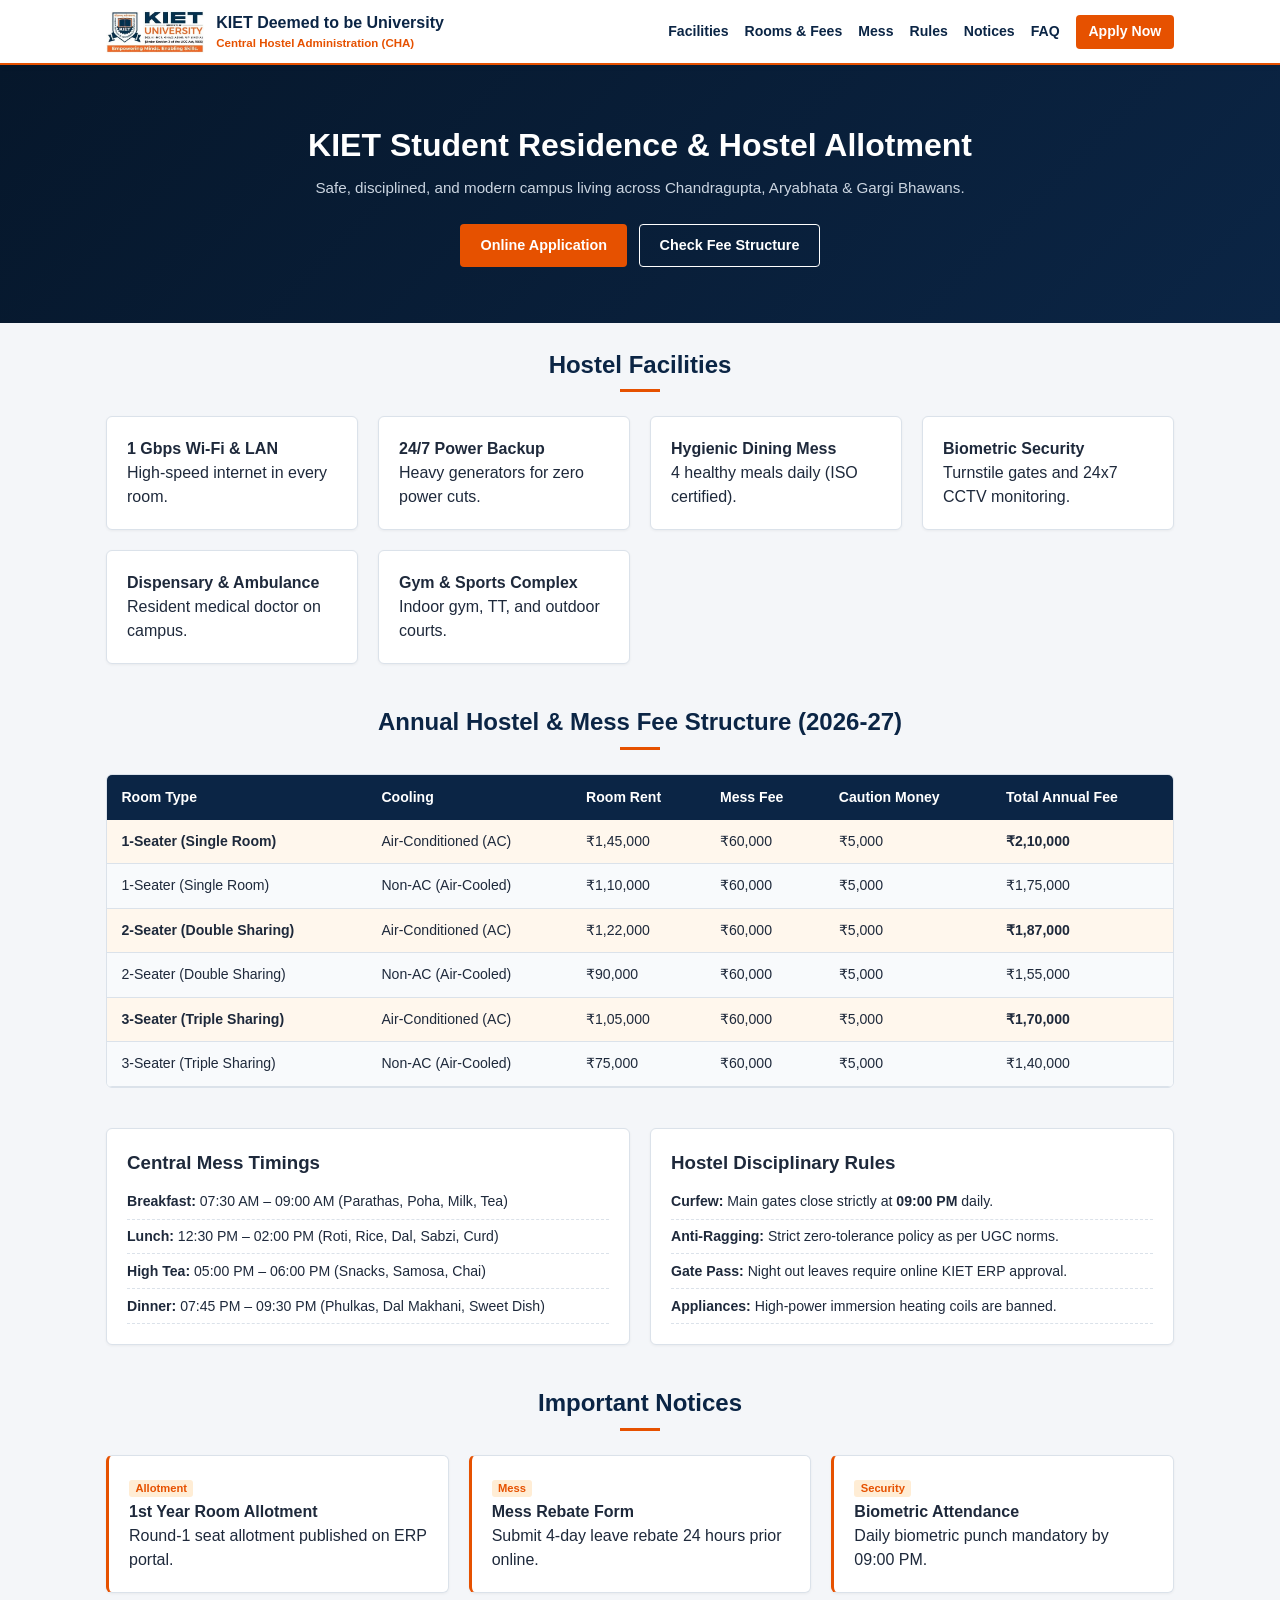
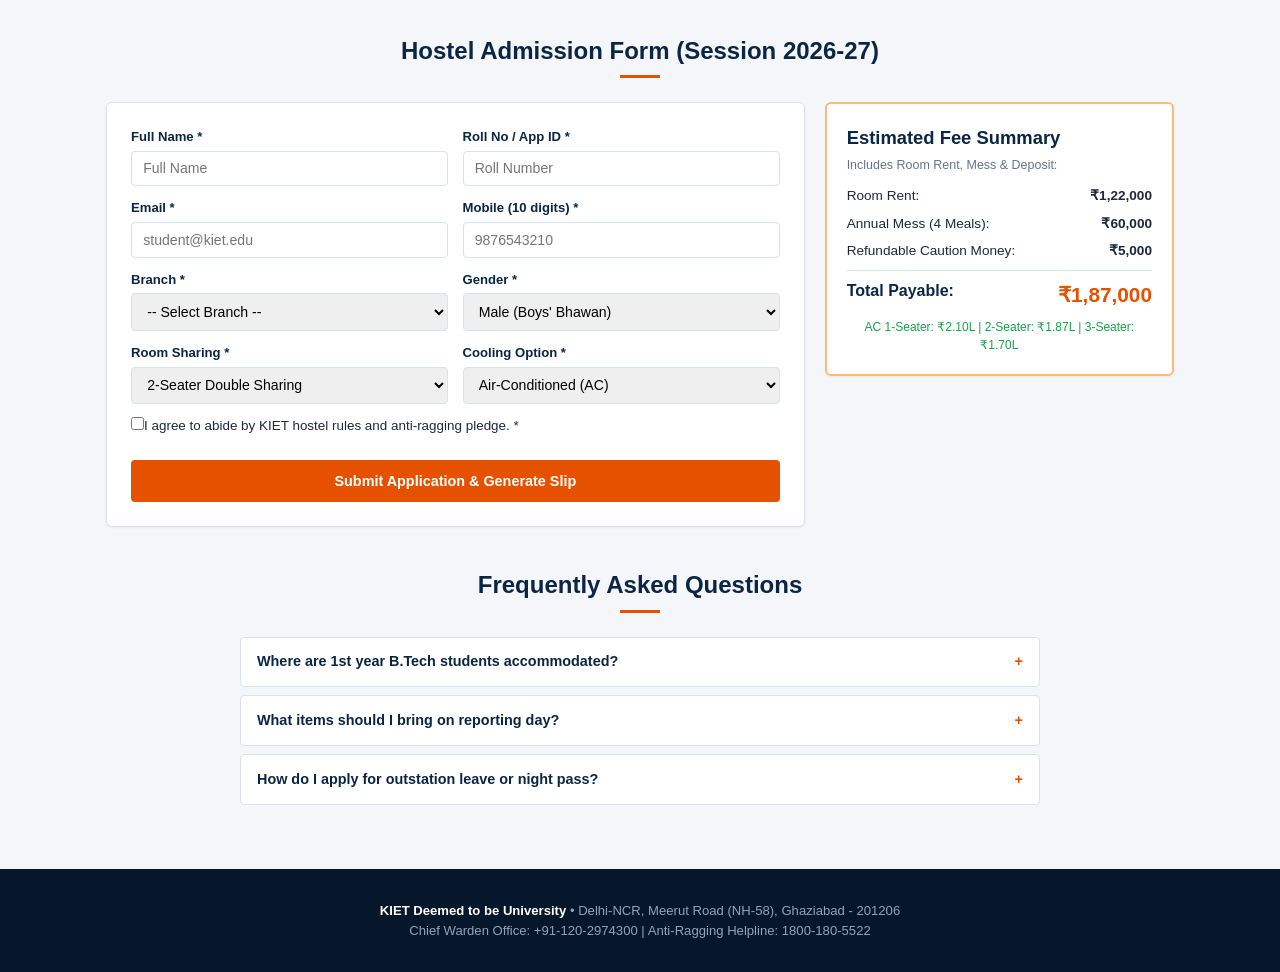
<file: index.html>
<!DOCTYPE html>
<html lang="en">
<head>
  <meta charset="UTF-8">
  <meta name="viewport" content="width=device-width, initial-scale=1.0">
  <title>Hostel Portal | KIET Deemed to be University</title>
  <link rel="stylesheet" href="style.css">
</head>
<body>

  <!-- 1. Header & Navigation -->
  <header class="header">
    <div class="nav-wrap">
      <div class="brand">
        <img src="kiet-logo.jpg" alt="KIET Logo" class="logo">
        <div><h3>KIET Deemed to be University</h3><small>Central Hostel Administration (CHA)</small></div>
      </div>
      <button class="menu-btn" id="menuBtn">&#9776;</button>
      <nav class="nav" id="navLinks">
        <a href="#facilities">Facilities</a>
        <a href="#rooms">Rooms & Fees</a>
        <a href="#mess">Mess</a>
        <a href="#rules">Rules</a>
        <a href="#notices">Notices</a>
        <a href="#faq">FAQ</a>
        <a href="#apply" class="btn-nav">Apply Now</a>
      </nav>
    </div>
  </header>

  <!-- 2. Hero Section -->
  <section class="hero">
    <h1>KIET Student Residence & Hostel Allotment</h1>
    <p>Safe, disciplined, and modern campus living across Chandragupta, Aryabhata & Gargi Bhawans.</p>
    <div class="hero-btns">
      <a href="#apply" class="btn btn-primary">Online Application</a>
      <a href="#rooms" class="btn btn-outline">Check Fee Structure</a>
    </div>
  </section>

  <main class="container">

    <!-- 3. Hostel Facilities -->
    <section id="facilities" class="sec">
      <h2 class="sec-title">Hostel Facilities</h2>
      <div class="grid grid-3">
        <div class="card"><h4>1 Gbps Wi-Fi & LAN</h4><p>High-speed internet in every room.</p></div>
        <div class="card"><h4>24/7 Power Backup</h4><p>Heavy generators for zero power cuts.</p></div>
        <div class="card"><h4>Hygienic Dining Mess</h4><p>4 healthy meals daily (ISO certified).</p></div>
        <div class="card"><h4>Biometric Security</h4><p>Turnstile gates and 24x7 CCTV monitoring.</p></div>
        <div class="card"><h4>Dispensary & Ambulance</h4><p>Resident medical doctor on campus.</p></div>
        <div class="card"><h4>Gym & Sports Complex</h4><p>Indoor gym, TT, and outdoor courts.</p></div>
      </div>
    </section>

    <!-- 4. Room Types & Fee Structure Table -->
    <section id="rooms" class="sec">
      <h2 class="sec-title">Annual Hostel & Mess Fee Structure (2026-27)</h2>
      <div class="table-wrap">
        <table>
          <thead>
            <tr><th>Room Type</th><th>Cooling</th><th>Room Rent</th><th>Mess Fee</th><th>Caution Money</th><th>Total Annual Fee</th></tr>
          </thead>
          <tbody>
            <tr class="hl"><td><strong>1-Seater (Single Room)</strong></td><td>Air-Conditioned (AC)</td><td>₹1,45,000</td><td>₹60,000</td><td>₹5,000</td><td><strong>₹2,10,000</strong></td></tr>
            <tr><td>1-Seater (Single Room)</td><td>Non-AC (Air-Cooled)</td><td>₹1,10,000</td><td>₹60,000</td><td>₹5,000</td><td>₹1,75,000</td></tr>
            <tr class="hl"><td><strong>2-Seater (Double Sharing)</strong></td><td>Air-Conditioned (AC)</td><td>₹1,22,000</td><td>₹60,000</td><td>₹5,000</td><td><strong>₹1,87,000</strong></td></tr>
            <tr><td>2-Seater (Double Sharing)</td><td>Non-AC (Air-Cooled)</td><td>₹90,000</td><td>₹60,000</td><td>₹5,000</td><td>₹1,55,000</td></tr>
            <tr class="hl"><td><strong>3-Seater (Triple Sharing)</strong></td><td>Air-Conditioned (AC)</td><td>₹1,05,000</td><td>₹60,000</td><td>₹5,000</td><td><strong>₹1,70,000</strong></td></tr>
            <tr><td>3-Seater (Triple Sharing)</td><td>Non-AC (Air-Cooled)</td><td>₹75,000</td><td>₹60,000</td><td>₹5,000</td><td>₹1,40,000</td></tr>
          </tbody>
        </table>
      </div>
    </section>

    <!-- 5. Mess Timings & Rules -->
    <div class="grid grid-2 sec">
      <section id="mess" class="card">
        <h3>Central Mess Timings</h3>
        <ul class="list">
          <li><strong>Breakfast:</strong> 07:30 AM – 09:00 AM (Parathas, Poha, Milk, Tea)</li>
          <li><strong>Lunch:</strong> 12:30 PM – 02:00 PM (Roti, Rice, Dal, Sabzi, Curd)</li>
          <li><strong>High Tea:</strong> 05:00 PM – 06:00 PM (Snacks, Samosa, Chai)</li>
          <li><strong>Dinner:</strong> 07:45 PM – 09:30 PM (Phulkas, Dal Makhani, Sweet Dish)</li>
        </ul>
      </section>
      <section id="rules" class="card">
        <h3>Hostel Disciplinary Rules</h3>
        <ul class="list">
          <li><strong>Curfew:</strong> Main gates close strictly at <strong>09:00 PM</strong> daily.</li>
          <li><strong>Anti-Ragging:</strong> Strict zero-tolerance policy as per UGC norms.</li>
          <li><strong>Gate Pass:</strong> Night out leaves require online KIET ERP approval.</li>
          <li><strong>Appliances:</strong> High-power immersion heating coils are banned.</li>
        </ul>
      </section>
    </div>

    <!-- 6. Important Notices -->
    <section id="notices" class="sec">
      <h2 class="sec-title">Important Notices</h2>
      <div class="grid grid-3">
        <div class="card notice"><span class="badge">Allotment</span><h4>1st Year Room Allotment</h4><p>Round-1 seat allotment published on ERP portal.</p></div>
        <div class="card notice"><span class="badge">Mess</span><h4>Mess Rebate Form</h4><p>Submit 4-day leave rebate 24 hours prior online.</p></div>
        <div class="card notice"><span class="badge">Security</span><h4>Biometric Attendance</h4><p>Daily biometric punch mandatory by 09:00 PM.</p></div>
      </div>
    </section>

    <!-- 7. Application Form & Dynamic Fee Calculator -->
    <section id="apply" class="sec">
      <h2 class="sec-title">Hostel Admission Form (Session 2026-27)</h2>
      <div class="grid grid-calc">
        <form id="hostelForm" class="card form-card" novalidate>
          <div class="form-row">
            <div class="field"><label for="name">Full Name *</label><input type="text" id="name" placeholder="Full Name"><span class="err">Enter valid name (min 3 chars)</span></div>
            <div class="field"><label for="roll">Roll No / App ID *</label><input type="text" id="roll" placeholder="Roll Number"><span class="err">Enter valid Roll No</span></div>
          </div>
          <div class="form-row">
            <div class="field"><label for="email">Email *</label><input type="email" id="email" placeholder="student@kiet.edu"><span class="err">Enter valid email</span></div>
            <div class="field"><label for="phone">Mobile (10 digits) *</label><input type="tel" id="phone" maxlength="10" placeholder="9876543210"><span class="err">Enter 10-digit mobile</span></div>
          </div>
          <div class="form-row">
            <div class="field">
              <label for="branch">Branch *</label>
              <select id="branch">
                <option value="">-- Select Branch --</option>
                <option value="CSE">B.Tech - CSE</option><option value="IT">B.Tech - IT</option><option value="ECE">B.Tech - ECE</option><option value="ME">B.Tech - ME</option>
              </select>
              <span class="err">Select your branch</span>
            </div>
            <div class="field">
              <label for="gender">Gender *</label>
              <select id="gender"><option value="male">Male (Boys' Bhawan)</option><option value="female">Female (Girls' Bhawan)</option></select>
            </div>
          </div>
          <div class="form-row">
            <div class="field">
              <label for="roomType">Room Sharing *</label>
              <select id="roomType">
                <option value="1">1-Seater Single Room</option>
                <option value="2" selected>2-Seater Double Sharing</option>
                <option value="3">3-Seater Triple Sharing</option>
              </select>
            </div>
            <div class="field">
              <label for="cooling">Cooling Option *</label>
              <select id="cooling"><option value="ac" selected>Air-Conditioned (AC)</option><option value="non-ac">Non-AC (Air-Cooled)</option></select>
            </div>
          </div>
          <div class="field-check">
            <input type="checkbox" id="agree"><label for="agree">I agree to abide by KIET hostel rules and anti-ragging pledge. *</label>
            <span class="err">You must accept declaration</span>
          </div>
          <button type="submit" class="btn btn-primary btn-full">Submit Application & Generate Slip</button>
        </form>

        <!-- Live Fee Calculator Box -->
        <aside class="card fee-box">
          <h3>Estimated Fee Summary</h3>
          <p class="fee-desc">Includes Room Rent, Mess & Deposit:</p>
          <div class="fee-line"><span>Room Rent:</span><strong id="feeRent">₹1,22,000</strong></div>
          <div class="fee-line"><span>Annual Mess (4 Meals):</span><strong>₹60,000</strong></div>
          <div class="fee-line"><span>Refundable Caution Money:</span><strong>₹5,000</strong></div>
          <hr>
          <div class="fee-total"><span>Total Payable:</span><span id="feeTotal">₹1,87,000</span></div>
          <small class="fee-note">AC 1-Seater: ₹2.10L | 2-Seater: ₹1.87L | 3-Seater: ₹1.70L</small>
        </aside>
      </div>
    </section>

    <!-- 8. Interactive FAQ Accordion -->
    <section id="faq" class="sec">
      <h2 class="sec-title">Frequently Asked Questions</h2>
      <div class="faq-list">
        <div class="faq-item">
          <div class="faq-q">Where are 1st year B.Tech students accommodated? <span>+</span></div>
          <div class="faq-a">1st year boys reside in Chandragupta Bhawan and girls in Gargi Bhawan to ensure a ragging-free zone.</div>
        </div>
        <div class="faq-item">
          <div class="faq-q">What items should I bring on reporting day? <span>+</span></div>
          <div class="faq-a">Beds and almirahs are provided. Bring bedsheets, pillow, blanket, lock, bucket, and personal items.</div>
        </div>
        <div class="faq-item">
          <div class="faq-q">How do I apply for outstation leave or night pass? <span>+</span></div>
          <div class="faq-a">Apply through KIET ERP portal. Automated SMS/call approval is sent to parents before exit pass generation.</div>
        </div>
      </div>
    </section>

  </main>

  <!-- 9. Modal Confirmation Slip -->
  <div class="modal" id="modal">
    <div class="modal-box">
      <h3>KIET Deemed to be University</h3>
      <p>Provisional Hostel Allotment Slip (2026-27)</p>
      <div id="slipData" class="slip-data"></div>
      <div class="modal-btns">
        <button onclick="window.print()" class="btn btn-primary">Print Slip</button>
        <button id="closeModal" class="btn btn-outline">Close</button>
      </div>
    </div>
  </div>

  <!-- 10. Footer -->
  <footer class="footer">
    <p><strong>KIET Deemed to be University</strong> &bull; Delhi-NCR, Meerut Road (NH-58), Ghaziabad - 201206</p>
    <p>Chief Warden Office: +91-120-2974300 | Anti-Ragging Helpline: 1800-180-5522</p>
  </footer>

  <script src="script.js"></script>
</body>
</html>
</file>
<file: style.css>
/* ============================================================
   KIET HOSTEL PORTAL - MINIMAL CLEAN CSS (~140 Lines)
   Author: B.Tech 1st Year Lab Project
   ============================================================ */
:root {
  --pri: #0b2545;        /* KIET Deep Navy */
  --sec: #e65100;        /* KIET Orange */
  --bg: #f4f6f9;         /* Light Page Gray */
  --card: #ffffff;       /* Pure White Card */
  --text: #1e293b;       /* Dark Text */
  --muted: #64748b;      /* Slate Muted */
  --border: #dbe2ea;     /* Border Gray */
}

*, *::before, *::after { box-sizing: border-box; margin: 0; padding: 0; }
body { font-family: -apple-system, BlinkMacSystemFont, "Segoe UI", Roboto, sans-serif; background: var(--bg); color: var(--text); line-height: 1.5; }
a { text-decoration: none; color: inherit; }

/* 1. Header & Navigation */
.header { position: sticky; top: 0; z-index: 100; background: #fff; border-bottom: 2px solid var(--sec); box-shadow: 0 2px 5px rgba(0,0,0,0.06); }
.nav-wrap { max-width: 1100px; margin: auto; padding: 0.6rem 1rem; display: flex; align-items: center; justify-content: space-between; }
.brand { display: flex; align-items: center; gap: 0.75rem; }
.logo { height: 44px; object-fit: contain; }
.brand h3 { font-size: 1rem; color: var(--pri); }
.brand small { font-size: 0.72rem; color: var(--sec); font-weight: 700; display: block; }
.nav { display: flex; align-items: center; gap: 1rem; }
.nav a { font-size: 0.88rem; font-weight: 600; color: var(--pri); }
.nav a:hover { color: var(--sec); }
.btn-nav { background: var(--sec); color: #fff !important; padding: 0.4rem 0.8rem; border-radius: 4px; }
.menu-btn { display: none; font-size: 1.5rem; background: none; border: none; cursor: pointer; color: var(--pri); }

/* 2. Hero & Buttons */
.hero { background: linear-gradient(135deg, #06172b, var(--pri)); color: #fff; text-align: center; padding: 3.5rem 1rem; }
.hero h1 { font-size: 2rem; margin-bottom: 0.5rem; }
.hero p { color: #cbd5e1; max-width: 650px; margin: auto auto 1.5rem; font-size: 0.95rem; }
.hero-btns { display: flex; justify-content: center; gap: 0.75rem; flex-wrap: wrap; }
.btn { display: inline-block; padding: 0.6rem 1.2rem; font-size: 0.9rem; font-weight: 600; border-radius: 4px; cursor: pointer; border: 1px solid transparent; }
.btn-primary { background: var(--sec); color: #fff; }
.btn-primary:hover { background: #cf3d00; }
.btn-outline { background: transparent; border-color: #fff; color: #fff; }
.btn-outline:hover { background: #fff; color: var(--pri); }
.btn-full { width: 100%; margin-top: 0.75rem; padding: 0.75rem; }

/* 3. Containers & Grids */
.container { max-width: 1100px; margin: auto; padding: 1.5rem 1rem; }
.sec { margin-bottom: 2.5rem; }
.sec-title { font-size: 1.5rem; color: var(--pri); text-align: center; margin-bottom: 1.5rem; position: relative; }
.sec-title::after { content: ""; display: block; width: 40px; height: 3px; background: var(--sec); margin: 0.4rem auto 0; }
.card { background: var(--card); border: 1px solid var(--border); border-radius: 6px; padding: 1.25rem; box-shadow: 0 1px 3px rgba(0,0,0,0.05); }
.grid { display: grid; gap: 1.25rem; }
.grid-2 { grid-template-columns: repeat(2, 1fr); }
.grid-3 { grid-template-columns: repeat(auto-fit, minmax(240px, 1fr)); }
.grid-calc { grid-template-columns: 2fr 1fr; align-items: start; }

/* 4. Table & Lists */
.table-wrap { overflow-x: auto; background: #fff; border: 1px solid var(--border); border-radius: 6px; }
table { width: 100%; border-collapse: collapse; text-align: left; font-size: 0.88rem; }
th { background: var(--pri); color: #fff; padding: 0.75rem 0.9rem; }
td { padding: 0.7rem 0.9rem; border-bottom: 1px solid var(--border); }
tbody tr:nth-child(even) { background: #f8fafc; }
.hl { background: #fff7ed !important; }
.list { list-style: none; margin-top: 0.5rem; }
.list li { padding: 0.4rem 0; border-bottom: 1px dashed var(--border); font-size: 0.88rem; }
.notice { border-left: 3px solid var(--sec); }
.badge { background: #ffedd5; color: var(--sec); font-size: 0.7rem; font-weight: 700; padding: 0.15rem 0.4rem; border-radius: 3px; }

/* 5. Application Form & Fee Box */
.form-card { padding: 1.5rem; }
.form-row { display: grid; grid-template-columns: 1fr 1fr; gap: 0.9rem; margin-bottom: 0.75rem; }
.field { display: flex; flex-direction: column; }
.field label { font-size: 0.82rem; font-weight: 600; margin-bottom: 0.25rem; color: var(--pri); }
.field input, .field select { padding: 0.55rem 0.7rem; border: 1px solid var(--border); border-radius: 4px; font-size: 0.88rem; outline: none; }
.field input:focus, .field select:focus { border-color: var(--sec); }
.field-check { margin: 0.75rem 0; font-size: 0.84rem; }
.err { display: none; color: #dc2626; font-size: 0.72rem; margin-top: 0.2rem; }
.has-err input, .has-err select { border-color: #dc2626; background: #fef2f2; }
.has-err .err { display: block; }

.fee-box { border: 2px solid #fdba74; position: sticky; top: 80px; }
.fee-box h3 { color: var(--pri); font-size: 1.15rem; margin-bottom: 0.25rem; }
.fee-desc { font-size: 0.78rem; color: var(--muted); margin-bottom: 0.75rem; }
.fee-line { display: flex; justify-content: space-between; font-size: 0.85rem; margin-bottom: 0.45rem; }
.fee-box hr { border: none; border-top: 1px solid var(--border); margin: 0.5rem 0; }
.fee-total { display: flex; justify-content: space-between; font-size: 1rem; font-weight: 700; color: var(--pri); }
.fee-total span:last-child { color: var(--sec); font-size: 1.3rem; }
.fee-note { display: block; font-size: 0.75rem; color: #16a34a; margin-top: 0.5rem; text-align: center; }

/* 6. FAQ Accordion */
.faq-list { display: flex; flex-direction: column; gap: 0.5rem; max-width: 800px; margin: auto; }
.faq-item { background: #fff; border: 1px solid var(--border); border-radius: 4px; overflow: hidden; }
.faq-q { padding: 0.85rem 1rem; font-weight: 700; font-size: 0.9rem; color: var(--pri); cursor: pointer; display: flex; justify-content: space-between; }
.faq-q span { color: var(--sec); font-weight: 800; }
.faq-a { max-height: 0; overflow: hidden; transition: max-height 0.25s ease; padding: 0 1rem; font-size: 0.85rem; color: var(--muted); background: #fafbfd; }
.faq-item.active .faq-a { max-height: 120px; padding-bottom: 0.85rem; }
.faq-item.active .faq-q span { transform: rotate(45deg); display: inline-block; }

/* 7. Modal Confirmation Slip */
.modal { display: none; position: fixed; inset: 0; background: rgba(0,0,0,0.6); align-items: center; justify-content: center; padding: 1rem; z-index: 200; }
.modal.active { display: flex; }
.modal-box { background: #fff; max-width: 480px; width: 100%; border-radius: 6px; padding: 1.5rem; border-top: 4px solid var(--sec); }
.modal-box h3 { color: var(--pri); }
.modal-box p { font-size: 0.8rem; color: var(--muted); margin-bottom: 1rem; }
.slip-data { background: #f8fafc; border: 1px solid var(--border); padding: 0.75rem; font-size: 0.85rem; margin-bottom: 1rem; border-radius: 4px; }
.slip-data div { display: flex; justify-content: space-between; padding: 0.25rem 0; border-bottom: 1px dashed var(--border); }
.modal-btns { display: flex; gap: 0.5rem; }
.modal-btns button { flex: 1; }

/* 8. Footer & Media Queries */
.footer { background: #06172b; color: #94a3b8; text-align: center; padding: 2rem 1rem; font-size: 0.82rem; }
.footer strong { color: #fff; }
@media (max-width: 768px) {
  .menu-btn { display: block; }
  .nav { display: none; position: absolute; top: 100%; left: 0; width: 100%; background: #fff; flex-direction: column; padding: 1rem; box-shadow: 0 4px 6px rgba(0,0,0,0.1); }
  .nav.active { display: flex; }
  .grid-2, .grid-calc, .form-row { grid-template-columns: 1fr; }
  .fee-box { position: static; }
}
</file>
